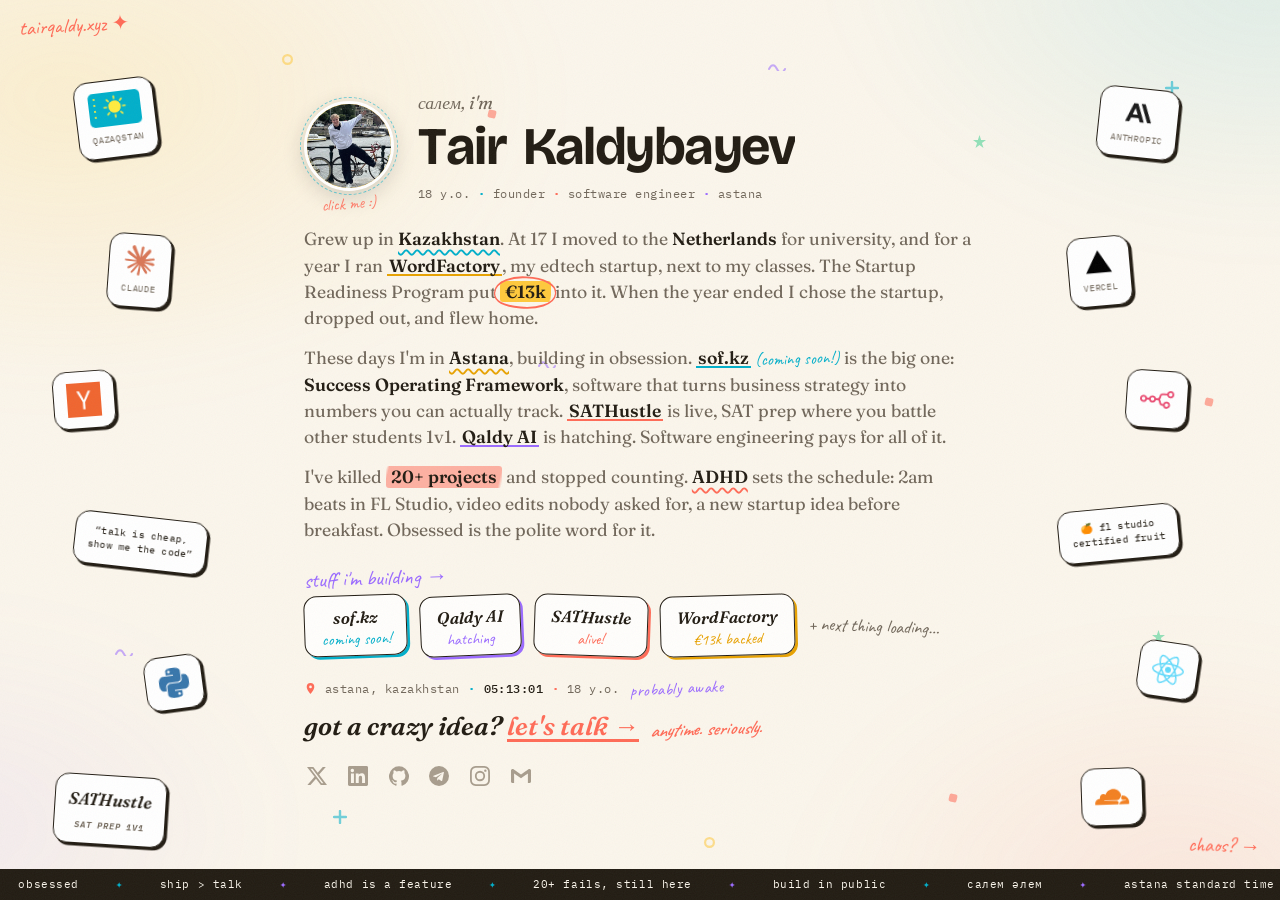
<file: index.html>
<!DOCTYPE html>
<html lang="en">
<head>
  <meta charset="UTF-8">
  <meta name="viewport" content="width=device-width, initial-scale=1.0">
  <title>Tair Kaldybayev — building things from Astana</title>
  <meta name="description" content="18 y.o. founder from Kazakhstan. €13k invested in WordFactory in the Netherlands, now in Astana building sof.kz, SATHustle and Qaldy AI. 20+ dead projects, still shipping.">
  <meta property="og:title" content="Tair Kaldybayev — building things from Astana">
  <meta property="og:description" content="18 y.o. founder from Kazakhstan. 20+ dead projects, still shipping. Got a crazy idea? Let's talk.">
  <meta property="og:url" content="https://tairqaldy.xyz">
  <meta property="og:type" content="website">
  <meta property="og:image" content="https://tairqaldy.xyz/assets/tair.png">
  <link rel="icon" href="data:image/svg+xml,<svg xmlns='http://www.w3.org/2000/svg' viewBox='0 0 100 100'><text y='.9em' font-size='90'>☀️</text></svg>">
  <link rel="preconnect" href="https://fonts.googleapis.com">
  <link rel="preconnect" href="https://fonts.gstatic.com" crossorigin>
  <link href="https://fonts.googleapis.com/css2?family=Fraunces:ital,opsz,wght@0,9..144,400;0,9..144,600;0,9..144,900;1,9..144,400;1,9..144,600;1,9..144,900&family=Bricolage+Grotesque:opsz,wght@12..96,500;12..96,700;12..96,800&family=IBM+Plex+Mono:wght@400;500&family=Caveat:wght@600&display=swap" rel="stylesheet">
  <link rel="stylesheet" href="style.css?v=7">
</head>
<body>
  <div class="bg" aria-hidden="true"></div>
  <div id="bits" aria-hidden="true"></div>
  <div id="stickers" aria-hidden="true"></div>

  <a class="handwritten site-tag" href="https://tairqaldy.xyz">tairqaldy.xyz ✦</a>
  <button class="handwritten chaos-btn" id="chaos" type="button">chaos? →</button>

  <main>
    <!-- hero -->
    <section class="hero">
      <div class="hero-row">
        <div class="avatar-col reveal">
          <div class="avatar-wrap" id="avatar">
            <img src="assets/tair.png" alt="Tair in Amsterdam, mid silly pose" onerror="this.parentElement.classList.add('no-photo')">
            <span class="avatar-fallback">☀️</span>
          </div>
          <span class="handwritten avatar-note">click me :)</span>
        </div>
        <div class="hero-text">
          <p class="eyebrow reveal">салем, i'm</p>
          <h1 id="name" class="reveal">
            <span class="first" id="first-name">Tair</span>
            <span class="roll">
              <span class="a">Kaldybayev</span>
              <span class="b">Qaldy</span>
            </span>
            <span class="aka handwritten">(known also as)</span>
          </h1>
          <p class="role mono reveal">18 y.o. <span class="d d1">·</span> founder <span class="d d2">·</span> software engineer <span class="d d3">·</span> astana</p>
        </div>
      </div>
    </section>

    <!-- story -->
    <section class="story">
      <p class="reveal">Grew up in <strong class="wavy-teal">Kazakhstan</strong>. At 17 I moved to the <strong>Netherlands</strong> for university, and for a year I ran <span class="pl pl-sun">WordFactory</span>, my edtech startup, next to my classes. The Startup Readiness Program put <span class="circled"><mark class="m-sun">€13k</mark><svg class="ring" viewBox="0 0 120 44" preserveAspectRatio="none" aria-hidden="true"><path d="M8 22 C10 8 40 3 62 4 C92 5 114 12 112 24 C110 37 78 42 52 40 C24 38 6 33 8 22 Z" fill="none" stroke-width="2.2" stroke-linecap="round"/></svg></span> into it. When the year ended I chose the startup, dropped out, and flew home.</p>

      <p class="reveal">These days I'm in <strong class="wavy-sun">Astana</strong>, building in obsession. <span class="pl pl-teal">sof.kz</span> <span class="handwritten soon-note">(coming soon!)</span> is the big one: <strong>Success Operating Framework</strong>, software that turns business strategy into numbers you can actually track. <a class="pl pl-coral" href="https://sathustle.com" target="_blank" rel="noopener">SATHustle</a> is live, SAT prep where you battle other students 1v1. <span class="pl pl-violet">Qaldy AI</span> is hatching. Software engineering pays for all of it.</p>

      <p class="reveal">I've killed <mark class="m-coral">20+ projects</mark> and stopped counting. <strong class="wavy-coral">ADHD</strong> sets the schedule: 2am beats in FL Studio, video edits nobody asked for, a new startup idea before breakfast. Obsessed is the polite word for it.</p>
    </section>

    <!-- shelf -->
    <section class="shelfwrap reveal">
      <span class="handwritten shelf-note">stuff i'm building →</span>
      <div class="shelf">
        <span class="thing t-teal">
          <span class="thing-name">sof.kz</span>
          <span class="handwritten thing-status">coming soon!</span>
        </span>
        <span class="thing t-violet">
          <span class="thing-name">Qaldy AI</span>
          <span class="handwritten thing-status">hatching</span>
        </span>
        <a class="thing t-coral" href="https://sathustle.com" target="_blank" rel="noopener">
          <span class="thing-name">SATHustle</span>
          <span class="handwritten thing-status">alive!</span>
        </a>
        <span class="thing t-sun">
          <span class="thing-name">WordFactory</span>
          <span class="handwritten thing-status">€13k backed</span>
        </span>
        <span class="handwritten next-note">+ next thing loading…</span>
      </div>
    </section>

    <!-- location + cta + socials -->
    <footer class="reveal">
      <p class="where mono">
        <svg class="pin" viewBox="0 0 24 24" width="13" height="13"><path fill="currentColor" d="M12 2a7 7 0 0 0-7 7c0 5.25 7 13 7 13s7-7.75 7-13a7 7 0 0 0-7-7Zm0 9.5A2.5 2.5 0 1 1 12 6.5a2.5 2.5 0 0 1 0 5Z"/></svg>
        astana, kazakhstan <span class="d d1">·</span> <span id="clock">--:--:--</span> <span class="d d2">·</span> 18 y.o.
        <span class="handwritten clock-note">probably awake</span>
      </p>
      <div class="cta-row">
        <p class="cta-line">got a crazy idea? <a href="https://t.me/tairqaldy" target="_blank" rel="noopener">let's talk →</a>
          <span class="handwritten cta-note">anytime. seriously.</span>
        </p>
        <nav class="links" aria-label="social links">
          <a class="s-x" href="https://x.com/tairkaldybyaev" target="_blank" rel="noopener" aria-label="X (Twitter)" title="X">
            <svg viewBox="0 0 24 24"><path d="M18.9 1.15h3.68l-8.04 9.19L24 22.85h-7.4l-5.8-7.58-6.64 7.58H.47l8.6-9.83L0 1.15h7.6l5.24 6.93ZM17.6 20.65h2.04L6.5 3.24H4.3Z"/></svg>
          </a>
          <a class="s-in" href="https://www.linkedin.com/in/tairkaldybayev" target="_blank" rel="noopener" aria-label="LinkedIn" title="LinkedIn">
            <svg viewBox="0 0 24 24"><path d="M20.45 20.45h-3.56v-5.57c0-1.33-.02-3.04-1.85-3.04-1.85 0-2.14 1.45-2.14 2.94v5.67H9.34V9h3.42v1.56h.05c.48-.9 1.64-1.85 3.37-1.85 3.6 0 4.27 2.37 4.27 5.46ZM5.34 7.43a2.07 2.07 0 1 1 0-4.13 2.07 2.07 0 0 1 0 4.13ZM7.12 20.45H3.55V9h3.57ZM22.22 0H1.77C.79 0 0 .77 0 1.72v20.55C0 23.23.79 24 1.77 24h20.45c.98 0 1.78-.77 1.78-1.73V1.72C24 .77 23.2 0 22.22 0Z"/></svg>
          </a>
          <a class="s-gh" href="https://github.com/tairqaldy" target="_blank" rel="noopener" aria-label="GitHub" title="GitHub">
            <svg viewBox="0 0 24 24"><path d="M12 .3a12 12 0 0 0-3.79 23.39c.6.11.82-.26.82-.58l-.01-2.04c-3.34.73-4.04-1.61-4.04-1.61-.55-1.39-1.34-1.76-1.34-1.76-1.09-.74.08-.73.08-.73 1.2.09 1.84 1.24 1.84 1.24 1.07 1.83 2.81 1.3 3.5 1 .1-.78.42-1.31.76-1.61-2.67-.3-5.47-1.33-5.47-5.93 0-1.31.47-2.38 1.24-3.22-.13-.3-.54-1.52.11-3.18 0 0 1.01-.32 3.3 1.23a11.5 11.5 0 0 1 6.01 0c2.29-1.55 3.3-1.23 3.3-1.23.65 1.66.24 2.88.12 3.18.77.84 1.23 1.9 1.23 3.22 0 4.61-2.8 5.62-5.48 5.92.43.37.81 1.1.81 2.22l-.01 3.29c0 .32.22.7.83.58A12 12 0 0 0 12 .3Z"/></svg>
          </a>
          <a class="s-tg" href="https://t.me/tairqaldy" target="_blank" rel="noopener" aria-label="Telegram" title="Telegram">
            <svg viewBox="0 0 24 24"><path d="M11.94 0A12 12 0 1 0 24 12 12 12 0 0 0 11.94 0Zm5.9 8.16-1.97 9.3c-.15.66-.54.82-1.09.51l-3-2.21-1.45 1.4c-.16.16-.3.3-.6.3l.21-3.05 5.56-5.02c.24-.21-.05-.33-.37-.12l-6.87 4.33-2.96-.93c-.64-.2-.66-.64.14-.95l11.57-4.46c.53-.2 1-.13.83.9Z"/></svg>
          </a>
          <a class="s-ig" href="https://instagram.com/tairqaldy" target="_blank" rel="noopener" aria-label="Instagram" title="Instagram">
            <svg viewBox="0 0 24 24"><path d="M12 2.16c3.2 0 3.58.01 4.85.07 1.17.05 1.8.25 2.23.41.56.22.96.48 1.38.9.42.42.68.82.9 1.38.16.42.36 1.06.41 2.23.06 1.27.07 1.65.07 4.85s-.01 3.58-.07 4.85c-.05 1.17-.25 1.8-.41 2.23-.22.56-.48.96-.9 1.38-.42.42-.82.68-1.38.9-.42.16-1.06.36-2.23.41-1.27.06-1.65.07-4.85.07s-3.58-.01-4.85-.07c-1.17-.05-1.8-.25-2.23-.41a3.72 3.72 0 0 1-1.38-.9 3.72 3.72 0 0 1-.9-1.38c-.16-.42-.36-1.06-.41-2.23-.06-1.27-.07-1.65-.07-4.85s.01-3.58.07-4.85c.05-1.17.25-1.8.41-2.23.22-.56.48-.96.9-1.38.42-.42.82-.68 1.38-.9.42-.16 1.06-.36 2.23-.41 1.27-.06 1.65-.07 4.85-.07M12 0C8.74 0 8.33.01 7.05.07 5.78.13 4.9.33 4.14.63c-.79.3-1.46.72-2.13 1.38A5.88 5.88 0 0 0 .63 4.14C.33 4.9.13 5.78.07 7.05.01 8.33 0 8.74 0 12s.01 3.67.07 4.95c.06 1.27.26 2.15.56 2.91.3.79.72 1.46 1.38 2.13a5.88 5.88 0 0 0 2.13 1.38c.76.3 1.64.5 2.91.56 1.28.06 1.69.07 4.95.07s3.67-.01 4.95-.07c1.27-.06 2.15-.26 2.91-.56a5.88 5.88 0 0 0 2.13-1.38 5.88 5.88 0 0 0 1.38-2.13c.3-.76.5-1.64.56-2.91.06-1.28.07-1.69.07-4.95s-.01-3.67-.07-4.95c-.06-1.27-.26-2.15-.56-2.91a5.88 5.88 0 0 0-1.38-2.13A5.88 5.88 0 0 0 19.86.63c-.76-.3-1.64-.5-2.91-.56C15.67.01 15.26 0 12 0Zm0 5.84A6.16 6.16 0 1 0 18.16 12 6.16 6.16 0 0 0 12 5.84Zm0 10.15A4 4 0 1 1 16 12a4 4 0 0 1-4 4Zm7.85-10.4a1.44 1.44 0 1 1-1.44-1.44 1.44 1.44 0 0 1 1.44 1.44Z"/></svg>
          </a>
          <a class="s-mail" href="mailto:tairkaldybayev@gmail.com" aria-label="Email" title="Email">
            <svg viewBox="0 0 24 24"><path d="M24 5.46v13.09c0 1-.82 1.81-1.82 1.81h-1.9V8.87L12 14.77 3.72 8.87v11.5h-1.9c-1 0-1.82-.82-1.82-1.82V5.46c0-.5.24-.95.6-1.28.37-.34.87-.54 1.4-.54h.6L12 10.09l9.4-6.45h.6c.53 0 1.03.2 1.4.54.36.33.6.78.6 1.28Z"/></svg>
          </a>
        </nav>
      </div>
    </footer>
  </main>

  <div class="marquee" aria-hidden="true">
    <div class="marquee-track" id="marquee-track"></div>
  </div>

  <script src="script.js?v=6"></script>
</body>
</html>
</file>
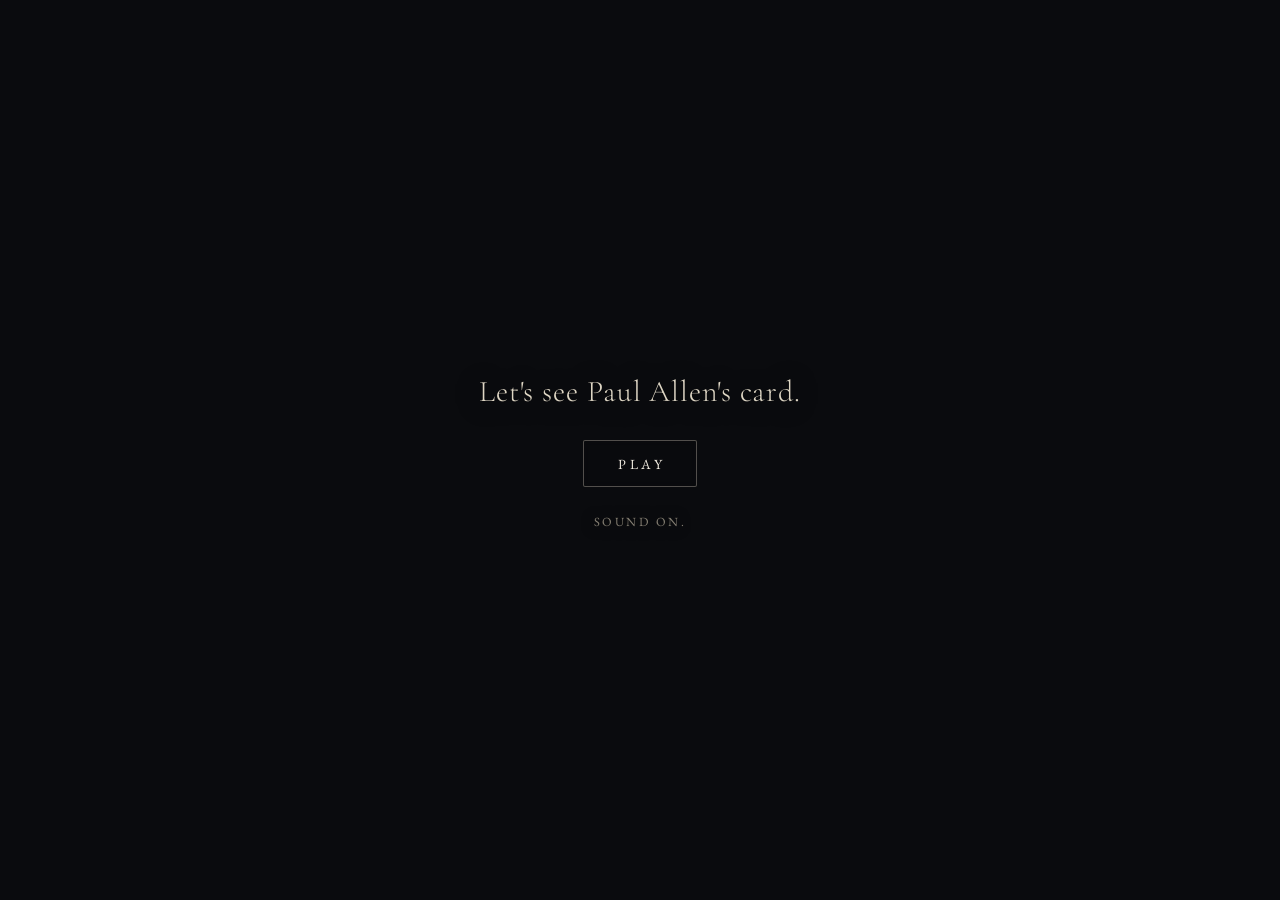
<file: american-psycho/index.html>
<!doctype html>
<html lang="en">
  <head>
    <meta charset="utf-8" />
    <meta name="viewport" content="width=device-width, initial-scale=1, viewport-fit=cover" />

    <title>Tair Kaldybayev</title>
    <meta name="description" content="AI engineer and founder. One card, off-white, watermarked." />
    <meta name="theme-color" content="#0E0F12" />
    <meta name="color-scheme" content="dark" />

    <meta property="og:type" content="website" />
    <meta property="og:title" content="Tair Kaldybayev" />
    <meta property="og:description" content="AI engineer and founder. One card, off-white, watermarked." />
    <meta property="og:image" content="/american-psycho/og.png" />
    <meta property="og:image:width" content="1200" />
    <meta property="og:image:height" content="630" />
    <meta name="twitter:card" content="summary_large_image" />
    <meta name="twitter:title" content="Tair Kaldybayev" />
    <meta name="twitter:description" content="AI engineer and founder. One card, off-white, watermarked." />
    <meta name="twitter:image" content="/american-psycho/og.png" />

    <link rel="icon" href="/american-psycho/favicon.svg" type="image/svg+xml" />

    <!-- Self-hosted, latin subset. Preloaded so type never swaps mid-reveal. -->
    <link
      rel="preload"
      href="/american-psycho/fonts/cormorant-garamond-300-latin.woff2"
      as="font"
      type="font/woff2"
      crossorigin
    />
    <link
      rel="preload"
      href="/american-psycho/fonts/eb-garamond-latin.woff2"
      as="font"
      type="font/woff2"
      crossorigin
    />
    <link rel="preload" href="/american-psycho/media/office-plate.jpg" as="image" />

    <script type="module" crossorigin src="/american-psycho/assets/index-ltMc2DHC.js"></script>
    <link rel="stylesheet" crossorigin href="/american-psycho/assets/style-C6-Zu07T.css">
  </head>

  <!-- data-state is the only thing JS toggles on <body>:
       boot | gate | film | reveal | settle | idle -->
  <body data-state="boot">
    <a class="skip-link" href="#card-figure">Skip to the card</a>

    <main class="stage">
      <!-- The room. Original footage, shot for this page: an empty boardroom
           table at dusk. The film hands over to a defocused still of its own
           last frame once the card takes the centre. -->
      <div class="scene" aria-hidden="true">
        <!-- src is assigned by main.js, never here: a repeat visit, a
             reduced-motion visitor, or the OG renderer must never pay 3.5 MB
             for a film they are not going to watch. -->
        <video
          class="scene__film"
          id="film"
          playsinline
          preload="auto"
          disablepictureinpicture
          poster="/american-psycho/media/office-poster.jpg"
          data-src="./media/scene.mp4"
        ></video>
        <div class="scene__plate"></div>
        <div class="scene__grade"></div>
      </div>

      <div class="table">
        <!-- Decoy cards. Deliberately unreadable: geometry only, no words, ever. -->
        <div class="deck" id="deck" aria-hidden="true"></div>

        <figure class="card-wrap" id="card-figure">
          <div class="card-cast" aria-hidden="true"></div>

          <div class="card" id="card">
            <!-- Flattened layer: stock, texture, watermark, glare. Clipped to the card. -->
            <div class="card__stock" aria-hidden="true">
              <span class="card__mottle"></span>
              <span class="card__grain"></span>
              <span class="card__sheen"></span>
              <span class="card__bounce"></span>
              <span class="card__monogram" data-card="monogram"></span>
              <span class="card__grade"></span>
              <span class="card__glare"></span>
            </div>

            <!-- 3D layer: the printed matter, parallaxing above the stock. -->
            <div class="card__content" aria-hidden="true">
              <div class="layer layer--head">
                <p class="card__name" data-card="name"></p>
                <p class="card__title" data-card="title"></p>
              </div>
              <div class="layer layer--rule"><span class="card__rule"></span></div>
              <div class="layer layer--details">
                <ul class="card__details" data-card="details"></ul>
              </div>
              <div class="layer layer--mark">
                <span class="card__mark" data-card="mark"></span>
              </div>
            </div>
          </div>

          <figcaption class="visually-hidden" data-card="caption"></figcaption>
        </figure>
      </div>

      <p class="caption" id="caption" aria-live="polite" aria-atomic="true">
        <span class="caption__line" id="caption-line"></span>
      </p>

      <nav class="contact" id="contact" aria-label="Contact"></nav>
    </main>

    <!-- The gate. Browsers block autoplay; the click is the permission grant. -->
    <section class="gate" id="gate">
      <p class="gate__line">Let's see Paul Allen's card.</p>
      <button class="gate__button" id="gate-button" type="button">
        <span class="gate__button-label">Play</span>
      </button>
      <p class="gate__note" id="gate-note">Sound on.</p>
    </section>

    <button class="corner corner--skip" id="skip" type="button" hidden>Skip</button>
    <button class="corner corner--replay" id="replay" type="button" hidden>Replay</button>
    <button class="corner corner--sound" id="soundcheck" type="button" hidden>Play voiceover</button>

    <div class="crossfade" id="crossfade" aria-hidden="true"></div>

    <audio id="vo" preload="auto">
      <source src="/american-psycho/audio/vo.m4a" type="audio/mp4" />
    </audio>

    <!--
      No-JS fallback only. The live card is rendered from the CARD object in
      src/main.js — that is the single place to edit these details.
    -->
    <noscript>
      <div class="noscript-card">
        <h1>Tair Kaldybayev</h1>
        <p>AI Engineer &amp; Founder</p>
        <p>Qaldy AI &middot; Astana, KZ</p>
        <p>
          <a href="https://tairqaldy.xyz" rel="noopener">tairqaldy.xyz</a> &middot;
          <a href="https://github.com/tairqaldy" rel="noopener">github.com/tairqaldy</a>
        </p>
      </div>
    </noscript>
  </body>
</html>
</file>
<file: american-psycho/assets/style-C6-Zu07T.css>
:root{--stage: #0e0f12;--stage-vig: #05060700;--card: #f2ede2;--card-top: #f9f5ed;--card-edge: #d9d1be;--card-edge-2: #cfc6b1;--card-edge-3: #c4baa4;--card-edge-lo: #b9af98;--ink: #16130f;--ink-soft: #6a6153;--ink-faint: #a79c86;--rule: #c9bfa8;--press-hi: rgba(255, 255, 255, .95);--press-lo: rgba(70, 58, 40, .42);--bounce-warm: rgba(255, 192, 128, .42);--bounce-cool: rgba(150, 178, 210, .28);--e-out: cubic-bezier(.16, 1, .3, 1);--e-land: cubic-bezier(.34, 1.4, .64, 1);--cw: clamp(300px, 74vw, 540px);--ch: calc(var(--cw) / 3.5 * 2);--u: calc(var(--cw) / 540);--radius: 3px;--f-display: "Cormorant Garamond", "Iowan Old Style", "Palatino Linotype", Palatino, "Times New Roman", serif;--f-text: "EB Garamond", "Iowan Old Style", "Palatino Linotype", Palatino, "Times New Roman", serif;--stage-ink: #9a9384;--stage-ink-hi: #ded6c4;--t-caption-in: .25s;--t-caption-out: .18s;--t-crossfade: .2s;--t-handover: 1.1s}@font-face{font-family:Cormorant Garamond;font-style:normal;font-weight:300;font-display:block;src:url(/american-psycho/fonts/cormorant-garamond-300-latin.woff2) format("woff2");unicode-range:U+0000-00FF,U+0131,U+0152-0153,U+02BB-02BC,U+02C6,U+02DA,U+02DC,U+0304,U+0308,U+0329,U+2000-206F,U+20AC,U+2122,U+2191,U+2193,U+2212,U+2215,U+FEFF,U+FFFD}@font-face{font-family:EB Garamond;font-style:normal;font-weight:400 500;font-display:block;src:url(/american-psycho/fonts/eb-garamond-latin.woff2) format("woff2");unicode-range:U+0000-00FF,U+0131,U+0152-0153,U+02BB-02BC,U+02C6,U+02DA,U+02DC,U+0304,U+0308,U+0329,U+2000-206F,U+20AC,U+2122,U+2191,U+2193,U+2212,U+2215,U+FEFF,U+FFFD}*,*:before,*:after{box-sizing:border-box}html,body{height:100%}body{margin:0;overflow:hidden;background:var(--stage);color:var(--stage-ink);font-family:var(--f-text);font-size:16px;-webkit-font-smoothing:antialiased;text-rendering:optimizeLegibility}:focus-visible{outline:2px solid var(--card);outline-offset:3px;border-radius:1px}.visually-hidden{position:absolute;width:1px;height:1px;margin:-1px;padding:0;overflow:hidden;clip:rect(0 0 0 0);clip-path:inset(50%);white-space:nowrap;border:0}.skip-link{position:absolute;left:50%;top:0;translate:-50% -120%;z-index:60;padding:10px 18px;background:var(--card);color:var(--ink);font-size:14px;text-decoration:none;border-radius:2px}.skip-link:focus-visible{translate:-50% 12px}.scene{position:fixed;inset:0;z-index:0;overflow:hidden;background:#0a0b0e}.scene__film,.scene__plate,.scene__grade{position:absolute;inset:0;pointer-events:none}.scene__film{width:100%;height:100%;object-fit:cover;object-position:center 58%;opacity:0;transition:opacity var(--t-handover) var(--e-out),filter var(--t-handover) var(--e-out),transform var(--t-handover) var(--e-out)}.scene__plate{display:none}.scene__grade{background:transparent;transition:background var(--t-handover) var(--e-out)}body[data-state=settle] .scene__grade,body[data-state=idle] .scene__grade{background:radial-gradient(64% 52% at 50% 56%,#0000,#06070980 66%,#030406eb),linear-gradient(to bottom,#08090c9e,#08090c0f 42%,#050609ad)}.scene__grade:after{content:"";position:absolute;inset:0;background:radial-gradient(44% 38% at 50% 50%,#04050829,#030407a3);opacity:0;transition:opacity var(--t-handover) var(--e-out)}body[data-state=settle] .scene__grade:after,body[data-state=idle] .scene__grade:after{opacity:1}body[data-state=boot] .scene__plate,body[data-state=gate] .scene__plate{opacity:.42}body[data-state=film] .scene__film,body[data-state=reveal] .scene__film{opacity:1}body[data-state=settle] .scene__film,body[data-state=idle] .scene__film{opacity:1;filter:blur(15px) saturate(.95);transform:scale(1.14)}body.filmless .scene__film{display:none}body.filmless[data-state=film] .scene__plate,body.filmless[data-state=reveal] .scene__plate{opacity:1}.stage{position:fixed;inset:0;display:grid;place-items:center}.table{position:relative;z-index:2;width:var(--cw);height:var(--ch);display:grid;place-items:center;translate:0 clamp(40px,10vh,104px);transition:translate .9s var(--e-out)}body[data-state=settle] .table,body[data-state=idle] .table{translate:0 0}body[data-state=settle] .table{transition-delay:.6s}body[data-state=boot] .card-wrap,body[data-state=gate] .card-wrap{opacity:0}body[data-state=film],body[data-state=reveal]{--present: .92}body[data-state=settle],body[data-state=idle],body[data-state=gate],body[data-state=boot]{--present: 1}body[data-state=idle] .deck{display:none}.caption{position:fixed;left:0;right:0;bottom:max(7vh,58px);z-index:3;margin:0;text-align:center;pointer-events:none;padding:0 24px}.caption__line{display:inline-block;font-family:var(--f-text);font-weight:400;font-size:clamp(15px,2.1vw,19px);letter-spacing:.14em;color:#cfc6b1;text-shadow:0 1px 14px rgba(0,0,0,.85),0 0 40px rgba(0,0,0,.7);opacity:0;translate:0 4px;transition:opacity var(--t-caption-out) var(--e-out),translate var(--t-caption-out) var(--e-out)}.caption__line.is-on{opacity:1;translate:0 0;transition-duration:var(--t-caption-in)}.contact{position:absolute;left:0;right:0;top:calc(50% + var(--ch) / 2 + 40px);z-index:3;display:flex;gap:clamp(16px,3vw,30px);justify-content:center;flex-wrap:wrap;padding:0 24px;opacity:0;translate:0 6px;pointer-events:none;transition:opacity .7s var(--e-out),translate .7s var(--e-out)}body[data-state=idle] .contact{opacity:1;translate:0 0;pointer-events:auto}body.has-caption .contact{opacity:0;pointer-events:none;transition-duration:var(--t-caption-in)}.contact a{font-family:var(--f-text);font-size:clamp(11px,2.9vw,13px);letter-spacing:clamp(.14em,.6vw,.22em);text-transform:uppercase;color:var(--stage-ink);text-decoration:none;padding:6px 2px;border-bottom:1px solid transparent;text-shadow:0 1px 12px rgba(0,0,0,.8);transition:color .26s var(--e-out),border-color .26s var(--e-out)}.contact a:hover,.contact a:focus-visible{color:var(--stage-ink-hi);border-bottom-color:#ded6c473}.gate{position:fixed;inset:0;z-index:20;display:grid;place-content:center;justify-items:center;gap:26px;padding:24px;text-align:center;opacity:1;transition:opacity .42s var(--e-out)}body:not([data-state=gate]) .gate{opacity:0;pointer-events:none;visibility:hidden;transition:opacity .42s var(--e-out),visibility 0s linear .42s}body[data-state=boot] .gate{opacity:0;transition:none}.gate__line{margin:0;max-width:26ch;font-family:var(--f-display);font-weight:300;font-size:clamp(21px,3.4vw,30px);line-height:1.45;letter-spacing:.03em;color:var(--stage-ink-hi);text-shadow:0 2px 24px rgba(0,0,0,.9)}.gate__button{appearance:none;cursor:pointer;background:#0a0b0e59;border:1px solid rgba(222,214,196,.34);border-radius:2px;color:var(--card);font-family:var(--f-text);font-size:14px;letter-spacing:.26em;text-transform:uppercase;padding:14px 30px 13px 34px;backdrop-filter:blur(3px);transition:background-color .3s var(--e-out),border-color .3s var(--e-out),color .3s var(--e-out)}.gate__button:hover,.gate__button:focus-visible{background:#f2ede217;border-color:#f2ede29e}.gate__button[data-busy=true]{cursor:progress;color:var(--stage-ink)}.gate__note{margin:0;font-size:12.5px;letter-spacing:.2em;text-transform:uppercase;color:#9a9384d9;text-shadow:0 1px 14px rgba(0,0,0,.9)}.corner{position:fixed;z-index:30;appearance:none;cursor:pointer;background:transparent;border:0;padding:10px 12px;font-family:var(--f-text);font-size:12px;letter-spacing:.24em;text-transform:uppercase;color:#9a93848c;text-shadow:0 1px 12px rgba(0,0,0,.85);transition:color .26s var(--e-out),opacity .4s var(--e-out)}.corner:hover,.corner:focus-visible{color:var(--stage-ink-hi)}.corner[hidden]{display:none}.corner--skip,.corner--replay{right:max(14px,env(safe-area-inset-right));bottom:max(14px,env(safe-area-inset-bottom))}.corner--sound{left:max(14px,env(safe-area-inset-left));bottom:max(14px,env(safe-area-inset-bottom))}.crossfade{position:fixed;inset:0;z-index:50;background:#06070a;opacity:0;pointer-events:none;transition:opacity var(--t-crossfade) linear}body.crossing .crossfade{opacity:1}.noscript-card{position:fixed;inset:0;display:grid;place-content:center;text-align:center;gap:8px;color:var(--card);font-family:var(--f-text);letter-spacing:.14em;z-index:70;background:var(--stage)}.noscript-card h1{font-family:var(--f-display);font-weight:300;letter-spacing:.28em;text-transform:uppercase;font-size:26px;margin:0 0 4px}.noscript-card p{margin:0;font-size:13px;text-transform:uppercase;color:var(--stage-ink)}.noscript-card a{color:var(--stage-ink-hi)}@media(prefers-reduced-motion:reduce){*,*:before,*:after{animation-duration:1ms!important;animation-iteration-count:1!important;transition-duration:1ms!important;scroll-behavior:auto!important}.caption__line{translate:none}.table{translate:0 0}.scene__film{display:none}}.card-wrap{--rx: 0;--ry: 0;--mag: 0;--scale: 1;--gx: 50%;--gy: 22%;position:relative;z-index:2;width:var(--cw);height:var(--ch);margin:0;scale:var(--present, 1);transition:scale .9s var(--e-out)}body[data-state=settle] .card-wrap{transition-delay:.6s}.card-cast{position:absolute;left:50%;top:50%;width:108%;height:104%;margin:-52% 0 0 -54%;z-index:0;pointer-events:none;border-radius:50%;background:radial-gradient(52% 48% at 50% 50%,#000000b8,#0000006b 46%,#0000 74%);filter:blur(calc(16px + var(--mag) * 8px));opacity:calc(.62 + var(--mag) * .16);transform:translate(calc(var(--ry) * -1.1px),calc(16px + var(--rx) * 1.1px))}.card{--edge-dx: calc(var(--ry) * -.07px);--edge-dy: calc(var(--rx) * .07px);position:relative;z-index:1;width:100%;height:100%;border-radius:var(--radius);background:linear-gradient(158deg,var(--card-top) 0%,var(--card) 56%,#e9e2d3 100%);transform-style:preserve-3d;transform:perspective(1400px) rotateX(calc(var(--rx) * 1deg)) rotateY(calc(var(--ry) * 1deg)) scale(var(--scale));box-shadow:calc(var(--edge-dx) * 1) calc(1px + var(--edge-dy) * 1) 0 0 var(--card-edge),calc(var(--edge-dx) * 2) calc(2px + var(--edge-dy) * 2) 0 0 var(--card-edge),calc(var(--edge-dx) * 3) calc(3px + var(--edge-dy) * 3) 0 0 var(--card-edge-2),calc(var(--edge-dx) * 4) calc(4px + var(--edge-dy) * 4) 0 0 var(--card-edge-3),calc(var(--edge-dx) * 5) calc(5px + var(--edge-dy) * 5) 0 0 var(--card-edge-lo),calc(var(--ry) * -.35px) calc(7px + var(--rx) * .35px) 14px -5px #0404068c,calc(var(--ry) * -.9px) calc(20px + var(--rx) * .9px) calc(34px + var(--mag) * 24px) -8px #03030599}.card.is-tilting{will-change:transform}.card__stock{position:absolute;inset:0;border-radius:var(--radius);overflow:hidden;pointer-events:none}.card__stock>*{position:absolute;inset:0;display:block}.card__stock:after{content:"";position:absolute;inset:0;border-radius:var(--radius);box-shadow:inset 0 1px #ffffff9e,inset 1px 0 #ffffff4d,inset -1px 0 #7a6a5024,inset 0 -1px #7a6a5033,inset 0 0 22px #7a6a5012;pointer-events:none}.card__mottle{background:radial-gradient(40% 54% at 20% 26%,rgba(146,128,96,.07),transparent 70%),radial-gradient(46% 42% at 80% 70%,rgba(146,128,96,.06),transparent 72%),radial-gradient(54% 46% at 8% 84%,rgba(138,121,92,.05),transparent 74%),radial-gradient(34% 40% at 66% 12%,rgba(150,132,100,.045),transparent 70%);mix-blend-mode:multiply}.card__grain{background-image:url("data:image/svg+xml,%3Csvg%20xmlns%3D%27http%3A%2F%2Fwww.w3.org%2F2000%2Fsvg%27%20width%3D%27220%27%20height%3D%27220%27%3E%3Cfilter%20id%3D%27n%27%3E%3CfeTurbulence%20type%3D%27fractalNoise%27%20baseFrequency%3D%270.8%27%20numOctaves%3D%273%27%20stitchTiles%3D%27stitch%27%2F%3E%3CfeColorMatrix%20type%3D%27saturate%27%20values%3D%270%27%2F%3E%3C%2Ffilter%3E%3Crect%20width%3D%27100%25%27%20height%3D%27100%25%27%20filter%3D%27url(%23n)%27%2F%3E%3C%2Fsvg%3E");background-size:220px 220px;opacity:.05;mix-blend-mode:multiply}.card__sheen{background:radial-gradient(118% 92% at 15% 4%,#ffffffd9,#fff0 56%);opacity:.5}.card__bounce{background:radial-gradient(74% 96% at 50% 124%,var(--bounce-warm),transparent 58%),radial-gradient(92% 74% at 8% -14%,var(--bounce-cool),transparent 56%);mix-blend-mode:screen;opacity:calc(.18 + var(--mag) * .12)}.card__grade{background:linear-gradient(172deg,#2c2a323d,#2c2a3230 44%,#261c101f);mix-blend-mode:multiply}.card__monogram{inset:50% auto auto 50%;width:auto;height:auto;transform:translate(-50%,-50%) rotate(-18deg);font-family:var(--f-display);font-weight:300;font-size:calc(164 * var(--u));line-height:1;letter-spacing:.06em;color:var(--ink);opacity:calc(.011 + var(--mag) * .045);mix-blend-mode:multiply;white-space:nowrap;user-select:none}.card__glare{background:radial-gradient(circle at var(--gx) var(--gy),rgba(255,255,255,.5),rgba(255,255,255,0) 45%);mix-blend-mode:soft-light;opacity:calc(var(--mag) * .9)}.card__content{position:absolute;inset:0;padding:calc(26 * var(--u)) calc(36 * var(--u)) calc(24 * var(--u));display:flex;flex-direction:column;align-items:center;transform-style:preserve-3d;pointer-events:none}.layer{transform-style:preserve-3d;width:100%}.layer--head{transform:translateZ(14px);margin-top:calc(50 * var(--u));text-align:center}.layer--rule{transform:translateZ(10px);margin-top:calc(18 * var(--u));text-align:center}.layer--details{transform:translateZ(6px);margin-top:auto}.layer--mark{transform:translateZ(6px);text-align:right;margin-top:calc(11 * var(--u))}.card__name{margin:0;font-family:var(--f-display);font-weight:300;font-size:calc(22 * var(--u));text-transform:uppercase;letter-spacing:.28em;text-indent:.28em;line-height:1.1;color:var(--ink);text-shadow:0 1px 0 var(--press-hi),0 1.5px 1px rgba(255,255,255,.3),0 -1px 0 var(--press-lo),0 -1.5px 2px rgba(70,58,40,.3)}.card__title{margin:calc(9 * var(--u)) 0 0;font-family:var(--f-text);font-weight:500;font-size:calc(9 * var(--u));text-transform:uppercase;letter-spacing:.34em;text-indent:.34em;line-height:1.2;color:var(--ink-soft);text-shadow:0 .5px 0 var(--press-hi),0 -.5px 0 rgba(70,58,40,.34)}.card__rule{display:inline-block;width:calc(var(--cw) * .32);height:1px;background:var(--rule);box-shadow:0 1px #ffffff80,0 -.5px #463a2838}.card__details{list-style:none;margin:0;padding:0;display:grid;grid-template-columns:1fr 1fr;gap:calc(7 * var(--u)) calc(18 * var(--u))}.card__details li{font-family:var(--f-text);font-weight:400;font-size:calc(7.5 * var(--u));letter-spacing:.2em;line-height:1.2;color:var(--ink-soft);text-transform:uppercase;text-shadow:0 .5px 0 var(--press-hi),0 -.5px 0 rgba(70,58,40,.26);white-space:nowrap}.card__details li:nth-child(2n){text-align:right}.card__mark{font-family:var(--f-text);font-weight:400;font-size:calc(6 * var(--u));letter-spacing:.3em;color:var(--ink-faint);text-transform:uppercase;text-shadow:0 .5px 0 rgba(255,255,255,.75)}body.dealing .card-wrap{animation:card-in .9s var(--e-out) 105s both}body.dealing .card__name{animation:letters-in .9s var(--e-out) 105s both}body.dealing .card__title{animation:letters-in-sm .8s var(--e-out) 105.25s both}body.dealing .layer--rule,body.dealing .layer--details,body.dealing .layer--mark{animation:ink-in .7s var(--e-out) 105.4s both}@keyframes card-in{0%{opacity:0;translate:0 92px;filter:blur(12px)}to{opacity:1;translate:0 0;filter:blur(0)}}@keyframes letters-in{0%{opacity:0;letter-spacing:.6em;text-indent:.6em}to{opacity:1;letter-spacing:.28em;text-indent:.28em}}@keyframes letters-in-sm{0%{opacity:0;letter-spacing:.62em;text-indent:.62em}to{opacity:1;letter-spacing:.34em;text-indent:.34em}}@keyframes ink-in{0%{opacity:0}to{opacity:1}}.deck{position:absolute;inset:0;z-index:1;pointer-events:none}.decoy{position:absolute;inset:0;opacity:0}.decoy__body{position:absolute;inset:0;border-radius:var(--radius);background:linear-gradient(158deg,var(--card-top),var(--card) 58%,#e4ddcd);box-shadow:inset 0 1px #ffffff80,0 1px 0 var(--card-edge),0 2px 0 var(--card-edge-2),0 3px 0 var(--card-edge-3),0 4px 0 var(--card-edge-lo),0 16px 30px -10px #030305a8;padding:calc(30 * var(--u)) calc(36 * var(--u)) calc(24 * var(--u));display:flex;flex-direction:column;align-items:center}.decoy__body:after{content:"";position:absolute;inset:0;border-radius:var(--radius);background:linear-gradient(172deg,#2c2a3257,#2c2a3242 44%,#261c102e);mix-blend-mode:multiply;pointer-events:none}.decoy .bar{display:block;height:calc(4 * var(--u));border-radius:1px;background:var(--ink-soft);opacity:.55}.decoy .bar--name{height:calc(9 * var(--u));width:46%;margin-top:calc(42 * var(--u));opacity:.72}.decoy .bar--title{width:30%;height:calc(4 * var(--u));margin-top:calc(12 * var(--u))}.decoy .bar--rule{width:calc(var(--cw) * .32);height:1px;background:var(--rule);opacity:1;margin-top:calc(16 * var(--u))}.decoy .decoy__grid{margin-top:auto;width:100%;display:grid;grid-template-columns:1fr 1fr;gap:calc(8 * var(--u)) calc(18 * var(--u))}.decoy .decoy__grid .bar{height:calc(3.5 * var(--u))}.decoy .decoy__grid .bar:nth-child(1){width:52%}.decoy .decoy__grid .bar:nth-child(2){width:46%;justify-self:end}.decoy .decoy__grid .bar:nth-child(3){width:68%}.decoy .decoy__grid .bar:nth-child(4){width:74%;justify-self:end}body.dealing .decoy[data-i="1"]{animation:deal-left .64s var(--e-land) .3s both}body.dealing .decoy[data-i="2"]{animation:deal-right .64s var(--e-land) 1.1s both}body.dealing .decoy[data-i="3"]{animation:deal-bottom .64s var(--e-land) 1.9s both}body.dealing .decoy[data-i="4"]{animation:deal-top .64s var(--e-land) 2.7s both}body.dealing .decoy__body{animation:decoy-out .6s var(--e-out) 8s both}@keyframes deal-left{0%{opacity:0;transform:translate3d(-78vw,-6%,0) rotate(-26deg) scale(1.04);filter:blur(10px)}55%{opacity:1}to{opacity:1;transform:translate3d(-13%,-7%,0) rotate(-8deg) scale(1);filter:blur(6px)}}@keyframes deal-right{0%{opacity:0;transform:translate3d(78vw,4%,0) rotate(24deg) scale(1.04);filter:blur(10px)}55%{opacity:1}to{opacity:1;transform:translate3d(12%,-3%,0) rotate(5deg) scale(1);filter:blur(5px)}}@keyframes deal-bottom{0%{opacity:0;transform:translate3d(6%,90vh,0) rotate(-14deg) scale(1.04);filter:blur(10px)}55%{opacity:1}to{opacity:1;transform:translate3d(-5%,6%,0) rotate(-3deg) scale(1);filter:blur(4px)}}@keyframes deal-top{0%{opacity:0;transform:translate3d(-4%,-90vh,0) rotate(16deg) scale(1.04);filter:blur(10px)}55%{opacity:1}to{opacity:1;transform:translate3d(4%,3%,0) rotate(2deg) scale(1);filter:blur(3px)}}@keyframes decoy-out{0%{opacity:1;translate:0 0}to{opacity:0;translate:0 40px}}@media(prefers-reduced-motion:reduce){.card{box-shadow:inset 0 1px #ffffff80,0 1px 0 var(--card-edge),0 2px 0 var(--card-edge),0 3px 0 var(--card-edge-2),0 4px 0 var(--card-edge-3),0 5px 0 var(--card-edge-lo),0 8px 18px -6px #04040680,0 26px 44px -10px #0303059e}}
</file>
<file: style.css>
/* tairqaldy.xyz — playful light editorial, v5 (chaos-ready) */

:root {
  --paper: #fbf6ec;
  --ink: #221c13;
  --ink-soft: #71675a;
  --line: rgba(34, 28, 19, 0.12);
  --teal: #00afca;
  --sun: #ffc93c;
  --sun-deep: #e8a200;
  --coral: #ff6b57;
  --violet: #9b6bff;
  --leaf: #3ecf8e;
  --serif: "Fraunces", Georgia, serif;
  --mono: "IBM Plex Mono", ui-monospace, monospace;
  --hand: "Caveat", cursive;
  --pop: cubic-bezier(0.34, 1.56, 0.64, 1);
  --ease-out: cubic-bezier(0.22, 1, 0.36, 1);
  --gap: clamp(0.85rem, 2.5svh, 2.4rem);
}

* { margin: 0; padding: 0; box-sizing: border-box; }

body {
  font-family: var(--serif);
  font-optical-sizing: auto;
  background: var(--paper);
  color: var(--ink);
  line-height: 1.55;
  overflow-x: hidden;
  min-height: 100svh;
  display: flex;
  flex-direction: column;
}

/* atmosphere */
.bg {
  position: fixed;
  inset: -20%;
  z-index: 0;
  pointer-events: none;
  background:
    radial-gradient(38% 32% at 18% 22%, rgba(255, 201, 60, 0.17), transparent 70%),
    radial-gradient(34% 30% at 85% 12%, rgba(0, 175, 202, 0.11), transparent 70%),
    radial-gradient(26% 24% at 12% 80%, rgba(155, 107, 255, 0.08), transparent 70%),
    radial-gradient(30% 28% at 80% 85%, rgba(255, 107, 87, 0.10), transparent 70%);
  filter: blur(40px);
  animation: drift 26s ease-in-out infinite alternate;
}

@keyframes drift {
  from { transform: translate3d(-1.5%, -1%, 0) scale(1); }
  to   { transform: translate3d(1.5%, 1.5%, 0) scale(1.04); }
}

body::after {
  content: "";
  position: fixed;
  inset: 0;
  z-index: 50;
  pointer-events: none;
  opacity: 0.05;
  background-image: url("data:image/svg+xml,%3Csvg xmlns='http://www.w3.org/2000/svg' width='160' height='160'%3E%3Cfilter id='n'%3E%3CfeTurbulence type='fractalNoise' baseFrequency='0.9' numOctaves='2'/%3E%3C/filter%3E%3Crect width='160' height='160' filter='url(%23n)'/%3E%3C/svg%3E");
}

/* floating confetti bits behind content */
#bits { position: fixed; inset: 0; z-index: 1; pointer-events: none; }

.bit { position: absolute; will-change: transform; }

.bit > svg {
  display: block;
  animation: bitfloat var(--bd, 9s) ease-in-out var(--bdel, 0s) infinite alternate;
  opacity: 0.55;
}

@keyframes bitfloat {
  from { transform: translateY(-9px) rotate(-8deg); }
  to   { transform: translateY(9px) rotate(10deg); }
}

.mono {
  font-family: var(--mono);
  font-size: 0.78rem;
  letter-spacing: 0.04em;
}

.handwritten {
  font-family: var(--hand);
  font-size: 1.35rem;
  line-height: 1.1;
  display: inline-block;
  color: var(--teal);
}

/* corner site tag */
.site-tag {
  position: fixed;
  top: 0.9rem;
  left: 1.2rem;
  z-index: 35;
  font-family: var(--hand);
  font-size: 1.3rem;
  color: var(--coral);
  text-decoration: none;
  transform: rotate(-3deg);
  transition: transform 0.25s var(--pop), color 0.2s;
}

.site-tag:hover { transform: rotate(2deg) scale(1.12); color: var(--violet); }

/* chaos button */
.chaos-btn {
  position: fixed;
  right: 1.2rem;
  bottom: 2.7rem;
  z-index: 60;
  background: none;
  border: none;
  cursor: pointer;
  font-size: 1.3rem;
  color: var(--coral);
  transform: rotate(2deg);
  transition: transform 0.25s var(--pop), color 0.2s;
}

.chaos-btn:hover { transform: rotate(-3deg) scale(1.15); }

.chaos-btn.armed { color: var(--leaf); }

/* ---------- layout ---------- */

main {
  position: relative;
  z-index: 2;
  width: min(100%, 720px);
  margin: 0 auto;
  padding: clamp(1rem, 2.4svh, 2rem) 1.5rem calc(clamp(0.6rem, 1.5svh, 1.4rem) + 1.9rem);
  flex: 1;
  display: flex;
  flex-direction: column;
  justify-content: center;
  gap: var(--gap);
}

/* loose (chaos) pieces */
.loose { cursor: grab; }
.loose:active { cursor: grabbing; }

/* ---------- hero ---------- */

.hero-row { display: flex; align-items: center; gap: 1.5rem; }

.avatar-col { position: relative; flex: none; }

.avatar-wrap {
  position: relative;
  width: clamp(62px, 10svh, 96px);
  height: clamp(62px, 10svh, 96px);
  border-radius: 50%;
  border: 3px solid #fff;
  box-shadow: 0 6px 22px rgba(34, 28, 19, 0.18);
  cursor: pointer;
  transition: transform 0.3s var(--pop), box-shadow 0.3s;
  background: var(--sun);
}

.avatar-wrap::before {
  content: "";
  position: absolute;
  inset: -7px;
  border-radius: 50%;
  border: 1.5px dashed rgba(0, 175, 202, 0.55);
  animation: spin 24s linear infinite;
  transition: border-color 0.3s;
}

@keyframes spin { to { transform: rotate(360deg); } }

.avatar-wrap:hover { transform: scale(1.08) rotate(-5deg); box-shadow: 0 10px 30px rgba(255, 107, 87, 0.35); }
.avatar-wrap:hover::before { border-color: var(--coral); }
.avatar-wrap:active { transform: scale(0.92); }

.avatar-wrap img { width: 100%; height: 100%; object-fit: cover; border-radius: 50%; display: block; }

.avatar-fallback {
  display: none;
  position: absolute;
  inset: 0;
  align-items: center;
  justify-content: center;
  font-size: 2.4rem;
}

.avatar-wrap.no-photo img { display: none; }
.avatar-wrap.no-photo .avatar-fallback { display: flex; }

.avatar-note {
  position: absolute;
  left: 50%;
  bottom: -1.4rem;
  translate: -50% 0;
  white-space: nowrap;
  font-size: 1.05rem;
  color: var(--coral);
  rotate: -5deg;
  opacity: 0.85;
}

/* dopamine bubble (5-click easter egg) */
.bubble {
  position: fixed;
  z-index: 99;
  padding: 0.4rem 0.8rem;
  background: #fff;
  border: 1.5px solid var(--ink);
  border-radius: 12px;
  box-shadow: 2.5px 2.5px 0 var(--coral);
  font-family: var(--hand);
  font-size: 1.25rem;
  color: var(--ink);
  rotate: -3deg;
  pointer-events: none;
  white-space: nowrap;
}

.eyebrow { font-size: 1.1rem; font-style: italic; color: var(--ink-soft); }

/* name */
h1 {
  display: flex;
  align-items: baseline;
  flex-wrap: wrap;
  column-gap: 0.32em;
  font-family: "Bricolage Grotesque", "Fraunces", Georgia, serif;
  font-size: clamp(2rem, 5.6vw, 3.3rem);
  font-weight: 700;
  font-style: normal;
  line-height: 1.08;
  letter-spacing: -0.028em;
  margin: 0.04em 0 0.05em;
  cursor: default;
}

.first .ltr {
  display: inline-block;
  transition: transform 0.3s var(--pop), color 0.3s;
}

.first .ltr.up { transform: translateY(-0.14em) rotate(-4deg); }
.first .ltr.up:nth-child(odd) { color: var(--leaf); }
.first .ltr.up:nth-child(even) { color: var(--teal); }

.roll { display: inline-grid; overflow: hidden; }

.roll > span {
  grid-area: 1 / 1;
  white-space: nowrap;
  padding-bottom: 0.07em;
  transform: translateY(115%);
  transition: transform 0.6s var(--pop);
}

.roll .b { transform: translateY(-115%); color: var(--leaf); }

body.loaded .roll .a { transform: none; transition-delay: 0.15s; }

body.loaded h1:hover .roll .a { transform: translateY(115%); transition-delay: 0s; }
body.loaded h1:hover .roll .b { transform: none; }

.aka {
  font-family: var(--hand);
  font-size: 1.2rem;
  font-weight: 600;
  font-style: normal;
  color: var(--leaf);
  rotate: -2deg;
  opacity: 0;
  translate: 0 6px;
  transition: opacity 0.35s var(--ease-out) 0.1s, translate 0.35s var(--pop) 0.1s;
}

h1:hover .aka { opacity: 1; translate: 0 0; }

.role { margin-top: 0.35rem; color: var(--ink-soft); text-transform: lowercase; }

.d { font-weight: 700; }
.d1 { color: var(--teal); }
.d2 { color: var(--coral); }
.d3 { color: var(--violet); }

/* ---------- story prose ---------- */

.story { display: grid; gap: clamp(0.5rem, 1.5svh, 1rem); }

.story p {
  font-size: clamp(0.92rem, 2svh, 1.1rem);
  line-height: 1.5;
  color: var(--ink-soft);
}

.story strong { color: var(--ink); font-weight: 600; }

/* scribbly underlines */
.wavy-teal  { text-decoration: underline wavy var(--teal) 1.5px; text-underline-offset: 4px; }
.wavy-coral { text-decoration: underline wavy var(--coral) 1.5px; text-underline-offset: 4px; }
.wavy-sun   { text-decoration: underline wavy var(--sun-deep) 1.5px; text-underline-offset: 4px; }

mark {
  padding: 0.02em 0.28em;
  border-radius: 3px;
  color: var(--ink);
  font-weight: 600;
}

.m-sun { background: linear-gradient(104deg, transparent 0.5%, var(--sun) 3%, var(--sun) 96%, transparent 99%); }
.m-coral { background: linear-gradient(104deg, transparent 0.5%, rgba(255, 107, 87, 0.5) 3%, rgba(255, 107, 87, 0.5) 96%, transparent 99%); }

/* hand-drawn ring around €13k, draws itself on load */
.circled { position: relative; white-space: nowrap; }

.circled .ring {
  position: absolute;
  inset: -0.42em -0.55em -0.48em;
  width: calc(100% + 1.1em);
  height: calc(100% + 0.9em);
  pointer-events: none;
  overflow: visible;
}

.circled .ring path {
  stroke: var(--coral);
  stroke-dasharray: 400;
  stroke-dashoffset: 400;
}

body.loaded .circled .ring path {
  animation: draw 1s var(--ease-out) 1.15s forwards;
}

@keyframes draw { to { stroke-dashoffset: 0; } }

a { color: inherit; text-decoration: none; }

/* project links: colored underline that fills up on hover */
.pl {
  font-weight: 600;
  color: var(--ink);
  padding: 0 0.12em;
  transition: color 0.2s, box-shadow 0.25s var(--ease-out);
}

.pl-teal { box-shadow: inset 0 -2px 0 var(--teal); }
.pl-teal:hover { box-shadow: inset 0 -1.25em 0 rgba(0, 175, 202, 0.28); }
.pl-coral { box-shadow: inset 0 -2px 0 var(--coral); }
.pl-coral:hover { box-shadow: inset 0 -1.25em 0 rgba(255, 107, 87, 0.26); }
.pl-violet { box-shadow: inset 0 -2px 0 var(--violet); }
.pl-violet:hover { box-shadow: inset 0 -1.25em 0 rgba(155, 107, 255, 0.24); }
.pl-sun { box-shadow: inset 0 -2px 0 var(--sun-deep); }
.pl-sun:hover { box-shadow: inset 0 -1.25em 0 rgba(255, 201, 60, 0.38); }

.soon-note { font-size: 1.05rem; color: var(--teal); rotate: -2deg; }

/* ---------- shelf ---------- */

.shelf-note {
  font-size: 1.35rem;
  color: var(--violet);
  rotate: -2deg;
  margin-bottom: 0.35rem;
}

.shelf {
  display: flex;
  align-items: flex-start;
  gap: 0.8rem;
  flex-wrap: wrap;
}

.thing {
  display: flex;
  flex-direction: column;
  align-items: center;
  gap: 0.08rem;
  padding: clamp(0.4rem, 1.2svh, 0.55rem) 1rem clamp(0.3rem, 1svh, 0.4rem);
  background: rgba(255, 255, 255, 0.85);
  border: 1.5px solid var(--ink);
  border-radius: 13px;
  rotate: var(--tilt, -2deg);
  transition: rotate 0.28s var(--pop), transform 0.28s var(--pop), box-shadow 0.28s var(--ease-out), background 0.2s;
}

.thing:nth-child(2) { --tilt: -2.5deg; }
.thing:nth-child(3) { --tilt: 2deg; }
.thing:nth-child(4) { --tilt: -1.5deg; }
.thing:nth-child(5) { --tilt: 2.5deg; }

.t-teal   { box-shadow: 2.5px 2.5px 0 var(--teal); }
.t-violet { box-shadow: 2.5px 2.5px 0 var(--violet); }
.t-coral  { box-shadow: 2.5px 2.5px 0 var(--coral); }
.t-sun    { box-shadow: 2.5px 2.5px 0 var(--sun-deep); }

.thing:hover {
  rotate: 0deg;
  transform: translateY(-4px) scale(1.04);
  background: #fff;
}

.t-teal:hover   { box-shadow: 5px 6px 0 var(--teal); }
.t-violet:hover { box-shadow: 5px 6px 0 var(--violet); }
.t-coral:hover  { box-shadow: 5px 6px 0 var(--coral); }
.t-sun:hover    { box-shadow: 5px 6px 0 var(--sun-deep); }

.thing-name { font-size: 1.02rem; font-weight: 600; font-style: italic; }

.thing-status { font-size: 1rem; }
.t-teal .thing-status   { color: var(--teal); }
.t-violet .thing-status { color: var(--violet); }
.t-coral .thing-status  { color: var(--coral); }
.t-sun .thing-status    { color: var(--sun-deep); }

.next-note { align-self: center; font-size: 1.15rem; color: var(--ink-soft); rotate: 2deg; }

/* ---------- footer ---------- */

.where {
  display: flex;
  align-items: center;
  gap: 0.5rem;
  flex-wrap: wrap;
  color: var(--ink-soft);
  margin-bottom: clamp(0.45rem, 1.3svh, 0.9rem);
}

.pin { color: var(--coral); }

#clock { color: var(--ink); font-weight: 500; font-variant-numeric: tabular-nums; }

.clock-note { font-size: 1.05rem; color: var(--violet); rotate: -3deg; margin-left: 0.15rem; }

.cta-row {
  display: flex;
  align-items: center;
  justify-content: space-between;
  gap: 1.2rem;
  flex-wrap: wrap;
}

.cta-line {
  font-size: clamp(1.2rem, 2.9svh, 1.6rem);
  font-weight: 600;
  font-style: italic;
  line-height: 1.3;
}

.cta-line a {
  color: var(--coral);
  box-shadow: inset 0 -3px 0 var(--coral);
  transition: box-shadow 0.25s var(--ease-out), color 0.2s;
  white-space: nowrap;
}

.cta-line a:hover { box-shadow: inset 0 -1.15em 0 rgba(255, 107, 87, 0.2); }

.cta-note { font-size: 1.15rem; color: var(--coral); rotate: -2deg; margin-left: 0.4rem; }

/* socials */
.links { display: flex; gap: 0.9rem; align-items: center; }

.links a { display: inline-flex; padding: 0.2rem; transition: transform 0.25s var(--pop); }

.links a svg { width: 20px; height: 20px; fill: #a89d8d; transition: fill 0.2s, transform 0.25s var(--pop); }

.links a:hover { transform: translateY(-5px); }
.links a:hover svg { transform: rotate(-8deg) scale(1.15); }

.s-x:hover svg { fill: var(--ink); }
.s-in:hover svg { fill: #0a66c2; }
.s-gh:hover svg { fill: var(--violet); }
.s-tg:hover svg { fill: #229ed9; }
.s-ig:hover svg { fill: #e4405f; }
.s-mail:hover svg { fill: var(--coral); }

/* ---------- marquee ---------- */

.marquee {
  position: fixed;
  bottom: 0;
  left: 0;
  right: 0;
  z-index: 40;
  background: var(--ink);
  color: var(--paper);
  overflow: hidden;
  padding: 0.42rem 0;
  font-family: var(--mono);
  font-size: 0.7rem;
  letter-spacing: 0.05em;
}

.marquee-track {
  display: inline-flex;
  white-space: nowrap;
  animation: scroll 46s linear infinite;
  will-change: transform;
}

.marquee-track span { padding: 0 1.15rem; }
.marquee-track .sep:nth-of-type(4n + 1) { color: var(--sun); }
.marquee-track .sep:nth-of-type(4n + 2) { color: var(--teal); }
.marquee-track .sep:nth-of-type(4n + 3) { color: var(--coral); }
.marquee-track .sep:nth-of-type(4n) { color: var(--violet); }
.marquee:hover .marquee-track { animation-play-state: paused; }

@keyframes scroll { to { transform: translateX(-50%); } }

/* ---------- sticker chips ---------- */

.sticker {
  position: fixed;
  z-index: 30;
  display: flex;
  flex-direction: column;
  align-items: center;
  gap: 6px;
  padding: 11px 13px;
  background: #fff;
  border: 1.5px solid var(--ink);
  border-radius: 14px;
  box-shadow: 2.5px 2.5px 0 var(--ink);
  cursor: grab;
  user-select: none;
  -webkit-user-drag: none;
  touch-action: none;
  opacity: 0;
  will-change: transform;
  transition: box-shadow 0.25s var(--ease-out);
}

.sticker img, .sticker svg.flag { display: block; pointer-events: none; }

.sticker .lbl {
  font-family: var(--mono);
  font-size: 0.56rem;
  letter-spacing: 0.09em;
  text-transform: uppercase;
  color: var(--ink-soft);
}

.sticker.text {
  max-width: 138px;
  font-family: var(--mono);
  font-size: 0.62rem;
  line-height: 1.45;
  text-align: center;
  color: var(--ink);
  letter-spacing: 0.02em;
}

.sticker.brand {
  font-family: var(--serif);
  font-style: italic;
  font-weight: 600;
  font-size: 1.05rem;
}

.sticker.on {
  animation: toss 0.6s var(--pop) forwards;
  animation-delay: var(--td, 0s);
}

@keyframes toss {
  from { opacity: 0; transform: rotate(calc(var(--rot) + 26deg)) scale(0.2); }
  to   { opacity: 1; transform: rotate(var(--rot)) scale(1); }
}

.sticker.settled { opacity: 1; animation: none; }

.sticker:hover { box-shadow: 4px 4px 0 var(--hov, var(--teal)); }
.sticker:nth-child(4n + 1) { --hov: var(--teal); }
.sticker:nth-child(4n + 2) { --hov: var(--coral); }
.sticker:nth-child(4n + 3) { --hov: var(--violet); }
.sticker:nth-child(4n) { --hov: var(--sun-deep); }

.sticker.dragging {
  cursor: grabbing;
  box-shadow: 7px 9px 0 rgba(34, 28, 19, 0.25);
  z-index: 45;
}

/* mobile sticker strip */
.sticker-strip { display: none; gap: 0.55rem; margin-top: 0.9rem; flex-wrap: wrap; }

.sticker-strip .mini {
  display: inline-flex;
  align-items: center;
  justify-content: center;
  width: 46px;
  height: 46px;
  background: #fff;
  border-radius: 12px;
  border: 1.5px solid var(--ink);
  box-shadow: 2px 2px 0 var(--ink);
  transition: transform 0.22s var(--pop), box-shadow 0.22s;
}

.sticker-strip .mini:nth-child(4n + 1):hover { box-shadow: 3px 3px 0 var(--teal); }
.sticker-strip .mini:nth-child(4n + 2):hover { box-shadow: 3px 3px 0 var(--coral); }
.sticker-strip .mini:nth-child(4n + 3):hover { box-shadow: 3px 3px 0 var(--violet); }
.sticker-strip .mini:nth-child(4n):hover { box-shadow: 3px 3px 0 var(--sun-deep); }
.sticker-strip .mini:hover { transform: rotate(-5deg) scale(1.12); }
.sticker-strip .mini img, .sticker-strip .mini svg { width: 24px; height: 24px; display: block; }

/* ---------- entrance ---------- */

.reveal {
  opacity: 0;
  transform: translateY(14px);
  transition: opacity 0.75s var(--ease-out), transform 0.75s var(--ease-out);
  transition-delay: var(--d, 0s);
}

body.loaded .reveal { opacity: 1; transform: none; }

/* ---------- confetti particles ---------- */

.confetti-bit {
  position: fixed;
  z-index: 99;
  pointer-events: none;
  will-change: transform, opacity;
}

.confetti-bit svg { display: block; }

/* ---------- responsive ---------- */

@media (max-width: 1020px) {
  .sticker { display: none; }
  .sticker-strip { display: flex; }
}

@media (max-width: 560px) {
  .hero-row { gap: 1.1rem; }
  h1 { font-size: clamp(1.7rem, 7.6vw, 2.4rem); }
  .aka { display: none; }
  .avatar-note { display: none; }
  .site-tag { font-size: 1.1rem; }
  .chaos-btn { font-size: 1.1rem; bottom: 2.4rem; }
  .shelf { gap: 0.55rem; }
  .thing { padding: 0.4rem 0.75rem 0.3rem; }
  .cta-row { flex-direction: column; align-items: flex-start; gap: 0.8rem; }
}

/* ---------- reduced motion ---------- */

@media (prefers-reduced-motion: reduce) {
  .bg, .marquee-track, .avatar-wrap::before, .bit > svg { animation: none !important; }
  .roll > span, .reveal, .aka, .first .ltr { transition-duration: 0.01s; }
  .sticker.on { animation-duration: 0.01s; }
}
</file>
